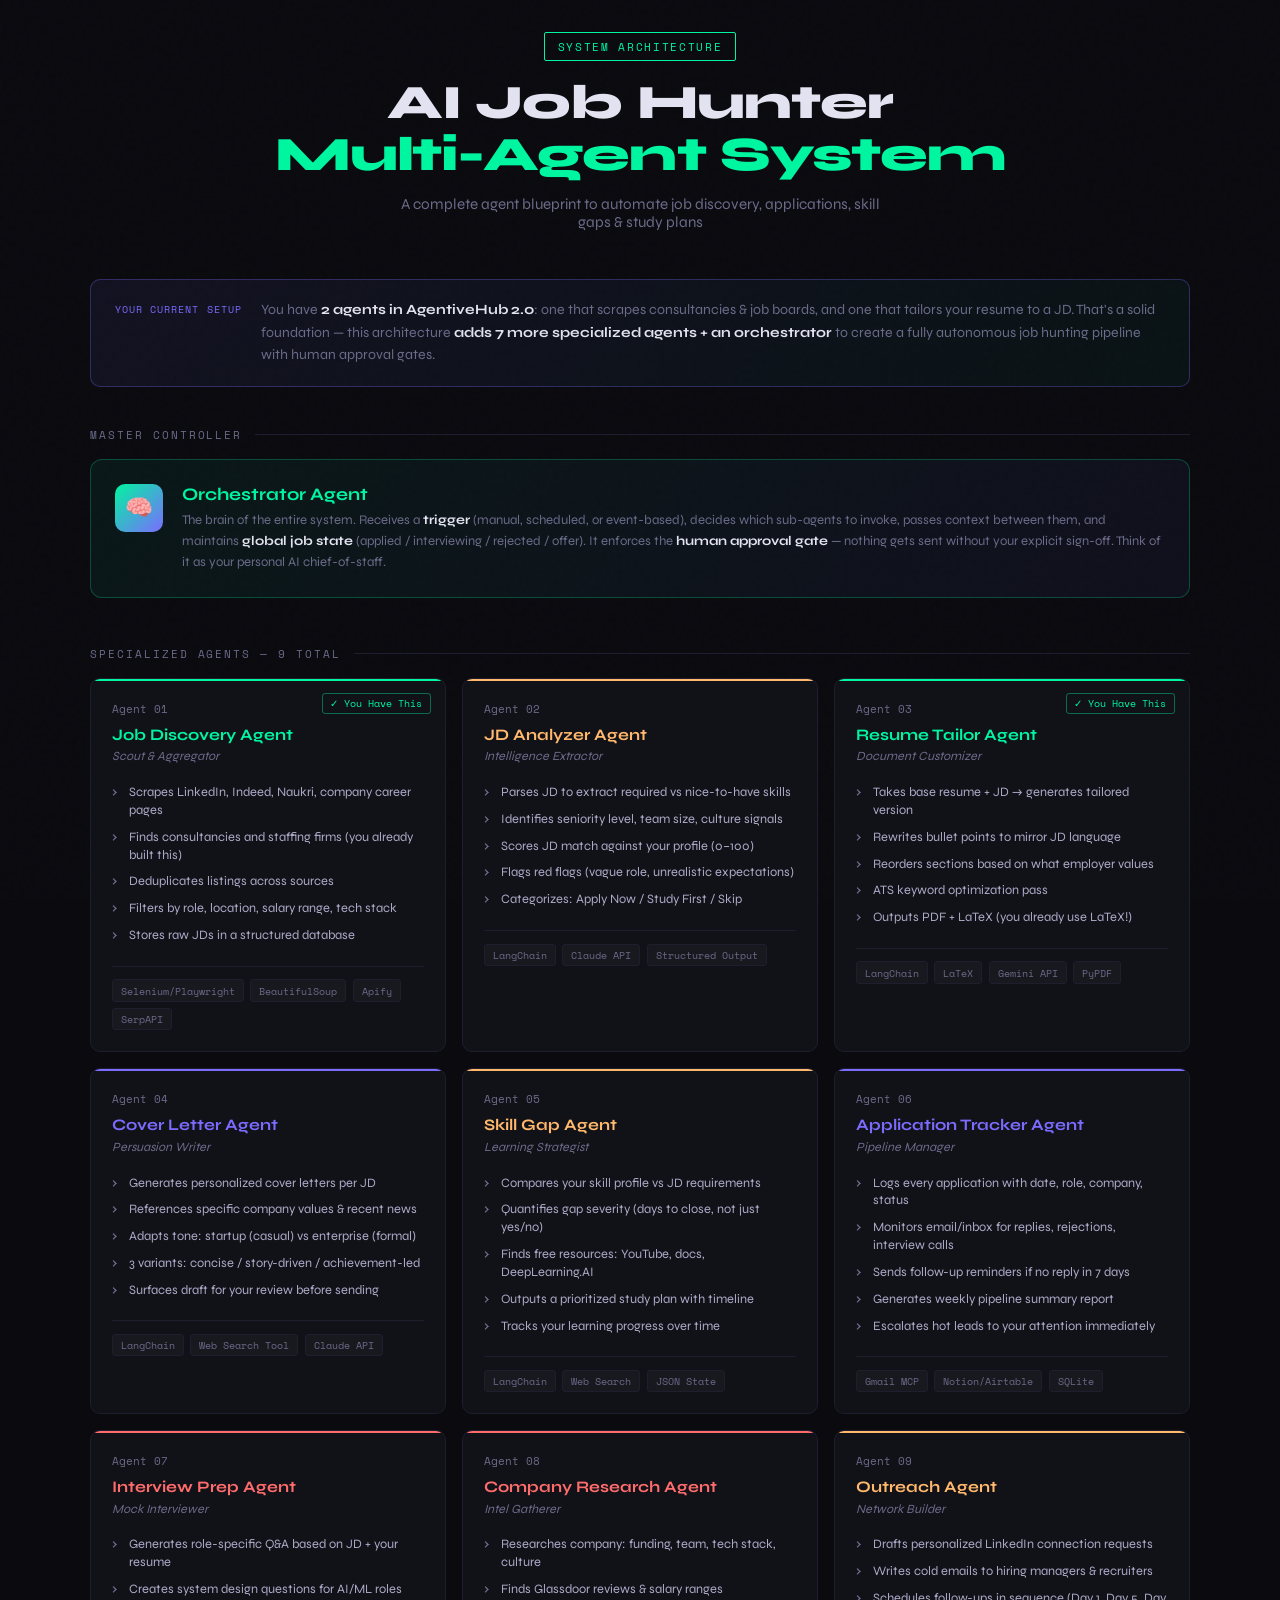
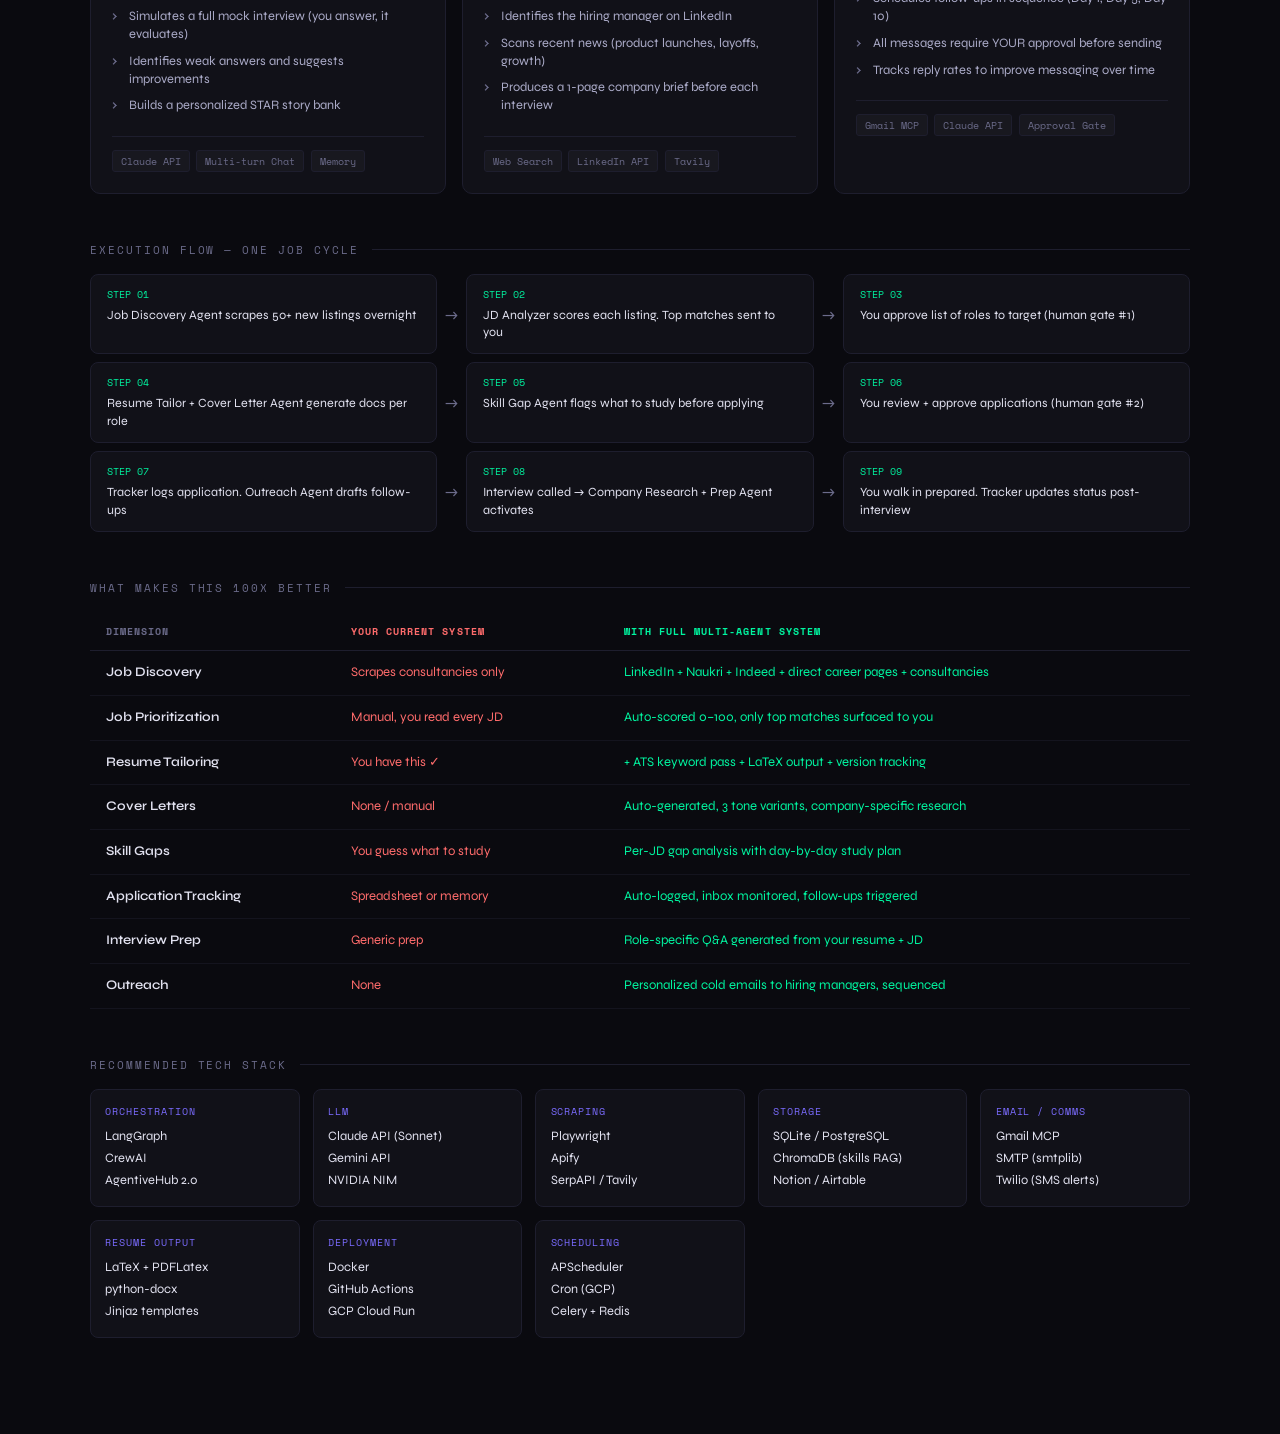
<file: docs/job-agent-system.html>
<!DOCTYPE html>
<html lang="en">
<head>
<meta charset="UTF-8" />
<meta name="viewport" content="width=device-width, initial-scale=1.0" />
<title>AI Job Hunter — Agent Architecture</title>
<style>
  @import url('https://fonts.googleapis.com/css2?family=Space+Mono:wght@400;700&family=Syne:wght@400;600;700;800&display=swap');

  :root {
    --bg: #0a0a0f;
    --surface: #111118;
    --border: #1e1e2e;
    --accent: #00f5a0;
    --accent2: #7b6cff;
    --accent3: #ff6c6c;
    --accent4: #ffb86c;
    --text: #e2e2f0;
    --muted: #6b6b8a;
    --glow: 0 0 20px rgba(0, 245, 160, 0.15);
  }

  * { box-sizing: border-box; margin: 0; padding: 0; }

  body {
    background: var(--bg);
    color: var(--text);
    font-family: 'Syne', sans-serif;
    min-height: 100vh;
    padding: 2rem 1.5rem 4rem;
    overflow-x: hidden;
  }

  /* noise overlay */
  body::before {
    content: '';
    position: fixed; inset: 0;
    background-image: url("data:image/svg+xml,%3Csvg viewBox='0 0 200 200' xmlns='http://www.w3.org/2000/svg'%3E%3Cfilter id='n'%3E%3CfeTurbulence type='fractalNoise' baseFrequency='0.85' numOctaves='4' stitchTiles='stitch'/%3E%3C/filter%3E%3Crect width='100%25' height='100%25' filter='url(%23n)' opacity='0.04'/%3E%3C/svg%3E");
    pointer-events: none; z-index: 0; opacity: 0.4;
  }

  .wrap { max-width: 1100px; margin: 0 auto; position: relative; z-index: 1; }

  /* HEADER */
  header { text-align: center; margin-bottom: 3rem; }
  header .tag {
    display: inline-block;
    font-family: 'Space Mono', monospace;
    font-size: 0.7rem;
    letter-spacing: 0.15em;
    color: var(--accent);
    border: 1px solid var(--accent);
    padding: 0.3rem 0.8rem;
    border-radius: 2px;
    margin-bottom: 1rem;
    text-transform: uppercase;
  }
  header h1 {
    font-size: clamp(1.8rem, 5vw, 3rem);
    font-weight: 800;
    line-height: 1.1;
    letter-spacing: -0.02em;
  }
  header h1 span { color: var(--accent); }
  header p {
    margin-top: 0.8rem;
    color: var(--muted);
    font-size: 0.95rem;
    max-width: 500px;
    margin-inline: auto;
  }

  /* CURRENT STATE */
  .current-box {
    background: linear-gradient(135deg, rgba(123,108,255,0.08), rgba(0,245,160,0.04));
    border: 1px solid rgba(123,108,255,0.3);
    border-radius: 10px;
    padding: 1.2rem 1.5rem;
    margin-bottom: 2.5rem;
    display: flex; gap: 1.2rem; align-items: flex-start;
  }
  .current-box .label {
    font-family: 'Space Mono', monospace;
    font-size: 0.65rem;
    letter-spacing: 0.1em;
    color: var(--accent2);
    text-transform: uppercase;
    white-space: nowrap;
    padding-top: 0.1rem;
  }
  .current-box p { font-size: 0.88rem; color: var(--muted); line-height: 1.6; }
  .current-box strong { color: var(--text); }

  /* SECTION TITLE */
  .section-title {
    font-family: 'Space Mono', monospace;
    font-size: 0.68rem;
    letter-spacing: 0.18em;
    color: var(--muted);
    text-transform: uppercase;
    margin-bottom: 1rem;
    display: flex; align-items: center; gap: 0.8rem;
  }
  .section-title::after {
    content: '';
    flex: 1; height: 1px;
    background: var(--border);
  }

  /* AGENT GRID */
  .agent-grid {
    display: grid;
    grid-template-columns: repeat(auto-fill, minmax(300px, 1fr));
    gap: 1rem;
    margin-bottom: 3rem;
  }

  .agent-card {
    background: var(--surface);
    border: 1px solid var(--border);
    border-radius: 10px;
    padding: 1.3rem;
    position: relative;
    overflow: hidden;
    transition: border-color 0.2s, transform 0.2s;
    cursor: default;
  }
  .agent-card:hover {
    transform: translateY(-2px);
  }
  .agent-card::before {
    content: '';
    position: absolute; top: 0; left: 0; right: 0;
    height: 2px;
  }
  .agent-card.green::before  { background: var(--accent); }
  .agent-card.purple::before { background: var(--accent2); }
  .agent-card.red::before    { background: var(--accent3); }
  .agent-card.amber::before  { background: var(--accent4); }
  .agent-card.green:hover  { border-color: rgba(0,245,160,0.3); box-shadow: var(--glow); }
  .agent-card.purple:hover { border-color: rgba(123,108,255,0.3); box-shadow: 0 0 20px rgba(123,108,255,0.15); }
  .agent-card.red:hover    { border-color: rgba(255,108,108,0.3); box-shadow: 0 0 20px rgba(255,108,108,0.15); }
  .agent-card.amber:hover  { border-color: rgba(255,184,108,0.3); box-shadow: 0 0 20px rgba(255,184,108,0.15); }

  .agent-card .you-have {
    position: absolute; top: 0.9rem; right: 0.9rem;
    font-family: 'Space Mono', monospace;
    font-size: 0.6rem;
    color: var(--accent);
    border: 1px solid rgba(0,245,160,0.4);
    padding: 0.15rem 0.45rem;
    border-radius: 3px;
  }

  .agent-num {
    font-family: 'Space Mono', monospace;
    font-size: 0.7rem;
    color: var(--muted);
    margin-bottom: 0.5rem;
  }
  .agent-name {
    font-size: 1rem;
    font-weight: 700;
    margin-bottom: 0.3rem;
    line-height: 1.2;
  }
  .agent-card.green  .agent-name { color: var(--accent); }
  .agent-card.purple .agent-name { color: var(--accent2); }
  .agent-card.red    .agent-name { color: var(--accent3); }
  .agent-card.amber  .agent-name { color: var(--accent4); }

  .agent-role {
    font-size: 0.78rem;
    color: var(--muted);
    margin-bottom: 1rem;
    font-style: italic;
  }

  .agent-tasks { list-style: none; }
  .agent-tasks li {
    font-size: 0.8rem;
    color: #ababc8;
    padding: 0.28rem 0;
    padding-left: 1.1rem;
    position: relative;
    line-height: 1.4;
  }
  .agent-tasks li::before {
    content: '›';
    position: absolute; left: 0;
    color: var(--muted);
    font-weight: 700;
  }

  .agent-tools {
    margin-top: 1rem;
    padding-top: 0.8rem;
    border-top: 1px solid var(--border);
    display: flex; flex-wrap: wrap; gap: 0.4rem;
  }
  .tool-tag {
    font-family: 'Space Mono', monospace;
    font-size: 0.6rem;
    color: var(--muted);
    background: rgba(255,255,255,0.03);
    border: 1px solid var(--border);
    padding: 0.2rem 0.5rem;
    border-radius: 3px;
  }

  /* ORCHESTRATOR */
  .orchestrator {
    background: linear-gradient(135deg, rgba(0,245,160,0.06), rgba(123,108,255,0.06));
    border: 1px solid rgba(0,245,160,0.25);
    border-radius: 12px;
    padding: 1.5rem;
    margin-bottom: 3rem;
    display: grid;
    grid-template-columns: auto 1fr;
    gap: 1.2rem;
    align-items: start;
  }
  .orch-icon {
    width: 48px; height: 48px;
    background: linear-gradient(135deg, var(--accent), var(--accent2));
    border-radius: 10px;
    display: flex; align-items: center; justify-content: center;
    font-size: 1.4rem;
  }
  .orch-title {
    font-size: 1.1rem;
    font-weight: 700;
    color: var(--accent);
    margin-bottom: 0.3rem;
  }
  .orch-desc {
    font-size: 0.82rem;
    color: var(--muted);
    line-height: 1.6;
  }
  .orch-desc strong { color: var(--text); }

  /* FLOW */
  .flow-row {
    display: flex;
    align-items: stretch;
    gap: 0.5rem;
    margin-bottom: 0.5rem;
    flex-wrap: wrap;
  }
  .flow-step {
    flex: 1; min-width: 120px;
    background: var(--surface);
    border: 1px solid var(--border);
    border-radius: 8px;
    padding: 0.8rem 1rem;
    font-size: 0.78rem;
    color: var(--text);
    line-height: 1.4;
  }
  .flow-step .step-num {
    font-family: 'Space Mono', monospace;
    font-size: 0.6rem;
    color: var(--accent);
    display: block;
    margin-bottom: 0.3rem;
  }
  .flow-arrow {
    display: flex; align-items: center;
    color: var(--muted); font-size: 1rem;
    flex-shrink: 0;
    align-self: center;
  }

  /* UPGRADE TABLE */
  .upgrade-table {
    width: 100%;
    border-collapse: collapse;
    margin-bottom: 3rem;
    font-size: 0.82rem;
  }
  .upgrade-table th {
    font-family: 'Space Mono', monospace;
    font-size: 0.65rem;
    letter-spacing: 0.1em;
    color: var(--muted);
    text-transform: uppercase;
    text-align: left;
    padding: 0.7rem 1rem;
    border-bottom: 1px solid var(--border);
  }
  .upgrade-table td {
    padding: 0.75rem 1rem;
    border-bottom: 1px solid rgba(30,30,46,0.5);
    color: #ababc8;
    vertical-align: top;
    line-height: 1.5;
  }
  .upgrade-table tr:hover td { background: rgba(255,255,255,0.01); }
  .upgrade-table td:first-child { color: var(--text); font-weight: 600; }
  .upgrade-table .old { color: var(--accent3); }
  .upgrade-table .new { color: var(--accent); }

  /* STACK */
  .stack-grid {
    display: grid;
    grid-template-columns: repeat(auto-fill, minmax(200px, 1fr));
    gap: 0.8rem;
    margin-bottom: 2rem;
  }
  .stack-item {
    background: var(--surface);
    border: 1px solid var(--border);
    border-radius: 8px;
    padding: 0.9rem;
  }
  .stack-item .stack-cat {
    font-family: 'Space Mono', monospace;
    font-size: 0.6rem;
    color: var(--accent2);
    letter-spacing: 0.1em;
    text-transform: uppercase;
    margin-bottom: 0.5rem;
  }
  .stack-item .stack-tools {
    font-size: 0.8rem;
    color: var(--text);
    line-height: 1.7;
  }
</style>
</head>
<body>
<div class="wrap">

  <header>
    <div class="tag">System Architecture</div>
    <h1>AI Job Hunter<br><span>Multi-Agent System</span></h1>
    <p>A complete agent blueprint to automate job discovery, applications, skill gaps & study plans</p>
  </header>

  <!-- CURRENT STATE -->
  <div class="current-box">
    <span class="label">Your Current Setup</span>
    <p>You have <strong>2 agents in AgentiveHub 2.0</strong>: one that scrapes consultancies & job boards, and one that tailors your resume to a JD. That's a solid foundation — this architecture <strong>adds 7 more specialized agents + an orchestrator</strong> to create a fully autonomous job hunting pipeline with human approval gates.</p>
  </div>

  <!-- ORCHESTRATOR -->
  <div class="section-title">Master Controller</div>
  <div class="orchestrator">
    <div class="orch-icon">🧠</div>
    <div>
      <div class="orch-title">Orchestrator Agent</div>
      <div class="orch-desc">
        The brain of the entire system. Receives a <strong>trigger</strong> (manual, scheduled, or event-based), decides which sub-agents to invoke, passes context between them, and maintains <strong>global job state</strong> (applied / interviewing / rejected / offer). It enforces the <strong>human approval gate</strong> — nothing gets sent without your explicit sign-off. Think of it as your personal AI chief-of-staff.
      </div>
    </div>
  </div>

  <!-- AGENTS -->
  <div class="section-title">Specialized Agents — 9 Total</div>
  <div class="agent-grid">

    <div class="agent-card green">
      <div class="you-have">✓ You Have This</div>
      <div class="agent-num">Agent 01</div>
      <div class="agent-name">Job Discovery Agent</div>
      <div class="agent-role">Scout & Aggregator</div>
      <ul class="agent-tasks">
        <li>Scrapes LinkedIn, Indeed, Naukri, company career pages</li>
        <li>Finds consultancies and staffing firms (you already built this)</li>
        <li>Deduplicates listings across sources</li>
        <li>Filters by role, location, salary range, tech stack</li>
        <li>Stores raw JDs in a structured database</li>
      </ul>
      <div class="agent-tools">
        <span class="tool-tag">Selenium/Playwright</span>
        <span class="tool-tag">BeautifulSoup</span>
        <span class="tool-tag">Apify</span>
        <span class="tool-tag">SerpAPI</span>
      </div>
    </div>

    <div class="agent-card amber">
      <div class="agent-num">Agent 02</div>
      <div class="agent-name">JD Analyzer Agent</div>
      <div class="agent-role">Intelligence Extractor</div>
      <ul class="agent-tasks">
        <li>Parses JD to extract required vs nice-to-have skills</li>
        <li>Identifies seniority level, team size, culture signals</li>
        <li>Scores JD match against your profile (0–100)</li>
        <li>Flags red flags (vague role, unrealistic expectations)</li>
        <li>Categorizes: Apply Now / Study First / Skip</li>
      </ul>
      <div class="agent-tools">
        <span class="tool-tag">LangChain</span>
        <span class="tool-tag">Claude API</span>
        <span class="tool-tag">Structured Output</span>
      </div>
    </div>

    <div class="agent-card green">
      <div class="you-have">✓ You Have This</div>
      <div class="agent-num">Agent 03</div>
      <div class="agent-name">Resume Tailor Agent</div>
      <div class="agent-role">Document Customizer</div>
      <ul class="agent-tasks">
        <li>Takes base resume + JD → generates tailored version</li>
        <li>Rewrites bullet points to mirror JD language</li>
        <li>Reorders sections based on what employer values</li>
        <li>ATS keyword optimization pass</li>
        <li>Outputs PDF + LaTeX (you already use LaTeX!)</li>
      </ul>
      <div class="agent-tools">
        <span class="tool-tag">LangChain</span>
        <span class="tool-tag">LaTeX</span>
        <span class="tool-tag">Gemini API</span>
        <span class="tool-tag">PyPDF</span>
      </div>
    </div>

    <div class="agent-card purple">
      <div class="agent-num">Agent 04</div>
      <div class="agent-name">Cover Letter Agent</div>
      <div class="agent-role">Persuasion Writer</div>
      <ul class="agent-tasks">
        <li>Generates personalized cover letters per JD</li>
        <li>References specific company values & recent news</li>
        <li>Adapts tone: startup (casual) vs enterprise (formal)</li>
        <li>3 variants: concise / story-driven / achievement-led</li>
        <li>Surfaces draft for your review before sending</li>
      </ul>
      <div class="agent-tools">
        <span class="tool-tag">LangChain</span>
        <span class="tool-tag">Web Search Tool</span>
        <span class="tool-tag">Claude API</span>
      </div>
    </div>

    <div class="agent-card amber">
      <div class="agent-num">Agent 05</div>
      <div class="agent-name">Skill Gap Agent</div>
      <div class="agent-role">Learning Strategist</div>
      <ul class="agent-tasks">
        <li>Compares your skill profile vs JD requirements</li>
        <li>Quantifies gap severity (days to close, not just yes/no)</li>
        <li>Finds free resources: YouTube, docs, DeepLearning.AI</li>
        <li>Outputs a prioritized study plan with timeline</li>
        <li>Tracks your learning progress over time</li>
      </ul>
      <div class="agent-tools">
        <span class="tool-tag">LangChain</span>
        <span class="tool-tag">Web Search</span>
        <span class="tool-tag">JSON State</span>
      </div>
    </div>

    <div class="agent-card purple">
      <div class="agent-num">Agent 06</div>
      <div class="agent-name">Application Tracker Agent</div>
      <div class="agent-role">Pipeline Manager</div>
      <ul class="agent-tasks">
        <li>Logs every application with date, role, company, status</li>
        <li>Monitors email/inbox for replies, rejections, interview calls</li>
        <li>Sends follow-up reminders if no reply in 7 days</li>
        <li>Generates weekly pipeline summary report</li>
        <li>Escalates hot leads to your attention immediately</li>
      </ul>
      <div class="agent-tools">
        <span class="tool-tag">Gmail MCP</span>
        <span class="tool-tag">Notion/Airtable</span>
        <span class="tool-tag">SQLite</span>
      </div>
    </div>

    <div class="agent-card red">
      <div class="agent-num">Agent 07</div>
      <div class="agent-name">Interview Prep Agent</div>
      <div class="agent-role">Mock Interviewer</div>
      <ul class="agent-tasks">
        <li>Generates role-specific Q&A based on JD + your resume</li>
        <li>Creates system design questions for AI/ML roles</li>
        <li>Simulates a full mock interview (you answer, it evaluates)</li>
        <li>Identifies weak answers and suggests improvements</li>
        <li>Builds a personalized STAR story bank</li>
      </ul>
      <div class="agent-tools">
        <span class="tool-tag">Claude API</span>
        <span class="tool-tag">Multi-turn Chat</span>
        <span class="tool-tag">Memory</span>
      </div>
    </div>

    <div class="agent-card red">
      <div class="agent-num">Agent 08</div>
      <div class="agent-name">Company Research Agent</div>
      <div class="agent-role">Intel Gatherer</div>
      <ul class="agent-tasks">
        <li>Researches company: funding, team, tech stack, culture</li>
        <li>Finds Glassdoor reviews & salary ranges</li>
        <li>Identifies the hiring manager on LinkedIn</li>
        <li>Scans recent news (product launches, layoffs, growth)</li>
        <li>Produces a 1-page company brief before each interview</li>
      </ul>
      <div class="agent-tools">
        <span class="tool-tag">Web Search</span>
        <span class="tool-tag">LinkedIn API</span>
        <span class="tool-tag">Tavily</span>
      </div>
    </div>

    <div class="agent-card amber">
      <div class="agent-num">Agent 09</div>
      <div class="agent-name">Outreach Agent</div>
      <div class="agent-role">Network Builder</div>
      <ul class="agent-tasks">
        <li>Drafts personalized LinkedIn connection requests</li>
        <li>Writes cold emails to hiring managers & recruiters</li>
        <li>Schedules follow-ups in sequence (Day 1, Day 5, Day 10)</li>
        <li>All messages require YOUR approval before sending</li>
        <li>Tracks reply rates to improve messaging over time</li>
      </ul>
      <div class="agent-tools">
        <span class="tool-tag">Gmail MCP</span>
        <span class="tool-tag">Claude API</span>
        <span class="tool-tag">Approval Gate</span>
      </div>
    </div>

  </div>

  <!-- FLOW -->
  <div class="section-title">Execution Flow — One Job Cycle</div>
  <div style="margin-bottom: 3rem;">
    <div class="flow-row">
      <div class="flow-step"><span class="step-num">STEP 01</span>Job Discovery Agent scrapes 50+ new listings overnight</div>
      <div class="flow-arrow">→</div>
      <div class="flow-step"><span class="step-num">STEP 02</span>JD Analyzer scores each listing. Top matches sent to you</div>
      <div class="flow-arrow">→</div>
      <div class="flow-step"><span class="step-num">STEP 03</span>You approve list of roles to target (human gate #1)</div>
    </div>
    <div class="flow-row">
      <div class="flow-step"><span class="step-num">STEP 04</span>Resume Tailor + Cover Letter Agent generate docs per role</div>
      <div class="flow-arrow">→</div>
      <div class="flow-step"><span class="step-num">STEP 05</span>Skill Gap Agent flags what to study before applying</div>
      <div class="flow-arrow">→</div>
      <div class="flow-step"><span class="step-num">STEP 06</span>You review + approve applications (human gate #2)</div>
    </div>
    <div class="flow-row">
      <div class="flow-step"><span class="step-num">STEP 07</span>Tracker logs application. Outreach Agent drafts follow-ups</div>
      <div class="flow-arrow">→</div>
      <div class="flow-step"><span class="step-num">STEP 08</span>Interview called → Company Research + Prep Agent activates</div>
      <div class="flow-arrow">→</div>
      <div class="flow-step"><span class="step-num">STEP 09</span>You walk in prepared. Tracker updates status post-interview</div>
    </div>
  </div>

  <!-- UPGRADES TABLE -->
  <div class="section-title">What Makes This 100x Better</div>
  <table class="upgrade-table" style="margin-bottom: 3rem;">
    <thead>
      <tr>
        <th>Dimension</th>
        <th class="old">Your Current System</th>
        <th class="new">With Full Multi-Agent System</th>
      </tr>
    </thead>
    <tbody>
      <tr>
        <td>Job Discovery</td>
        <td class="old">Scrapes consultancies only</td>
        <td class="new">LinkedIn + Naukri + Indeed + direct career pages + consultancies</td>
      </tr>
      <tr>
        <td>Job Prioritization</td>
        <td class="old">Manual, you read every JD</td>
        <td class="new">Auto-scored 0–100, only top matches surfaced to you</td>
      </tr>
      <tr>
        <td>Resume Tailoring</td>
        <td class="old">You have this ✓</td>
        <td class="new">+ ATS keyword pass + LaTeX output + version tracking</td>
      </tr>
      <tr>
        <td>Cover Letters</td>
        <td class="old">None / manual</td>
        <td class="new">Auto-generated, 3 tone variants, company-specific research</td>
      </tr>
      <tr>
        <td>Skill Gaps</td>
        <td class="old">You guess what to study</td>
        <td class="new">Per-JD gap analysis with day-by-day study plan</td>
      </tr>
      <tr>
        <td>Application Tracking</td>
        <td class="old">Spreadsheet or memory</td>
        <td class="new">Auto-logged, inbox monitored, follow-ups triggered</td>
      </tr>
      <tr>
        <td>Interview Prep</td>
        <td class="old">Generic prep</td>
        <td class="new">Role-specific Q&A generated from your resume + JD</td>
      </tr>
      <tr>
        <td>Outreach</td>
        <td class="old">None</td>
        <td class="new">Personalized cold emails to hiring managers, sequenced</td>
      </tr>
    </tbody>
  </table>

  <!-- TECH STACK -->
  <div class="section-title">Recommended Tech Stack</div>
  <div class="stack-grid">
    <div class="stack-item">
      <div class="stack-cat">Orchestration</div>
      <div class="stack-tools">LangGraph<br>CrewAI<br>AgentiveHub 2.0</div>
    </div>
    <div class="stack-item">
      <div class="stack-cat">LLM</div>
      <div class="stack-tools">Claude API (Sonnet)<br>Gemini API<br>NVIDIA NIM</div>
    </div>
    <div class="stack-item">
      <div class="stack-cat">Scraping</div>
      <div class="stack-tools">Playwright<br>Apify<br>SerpAPI / Tavily</div>
    </div>
    <div class="stack-item">
      <div class="stack-cat">Storage</div>
      <div class="stack-tools">SQLite / PostgreSQL<br>ChromaDB (skills RAG)<br>Notion / Airtable</div>
    </div>
    <div class="stack-item">
      <div class="stack-cat">Email / Comms</div>
      <div class="stack-tools">Gmail MCP<br>SMTP (smtplib)<br>Twilio (SMS alerts)</div>
    </div>
    <div class="stack-item">
      <div class="stack-cat">Resume Output</div>
      <div class="stack-tools">LaTeX + PDFLatex<br>python-docx<br>Jinja2 templates</div>
    </div>
    <div class="stack-item">
      <div class="stack-cat">Deployment</div>
      <div class="stack-tools">Docker<br>GitHub Actions<br>GCP Cloud Run</div>
    </div>
    <div class="stack-item">
      <div class="stack-cat">Scheduling</div>
      <div class="stack-tools">APScheduler<br>Cron (GCP)<br>Celery + Redis</div>
    </div>
  </div>

</div>
</body>
</html>
</file>
